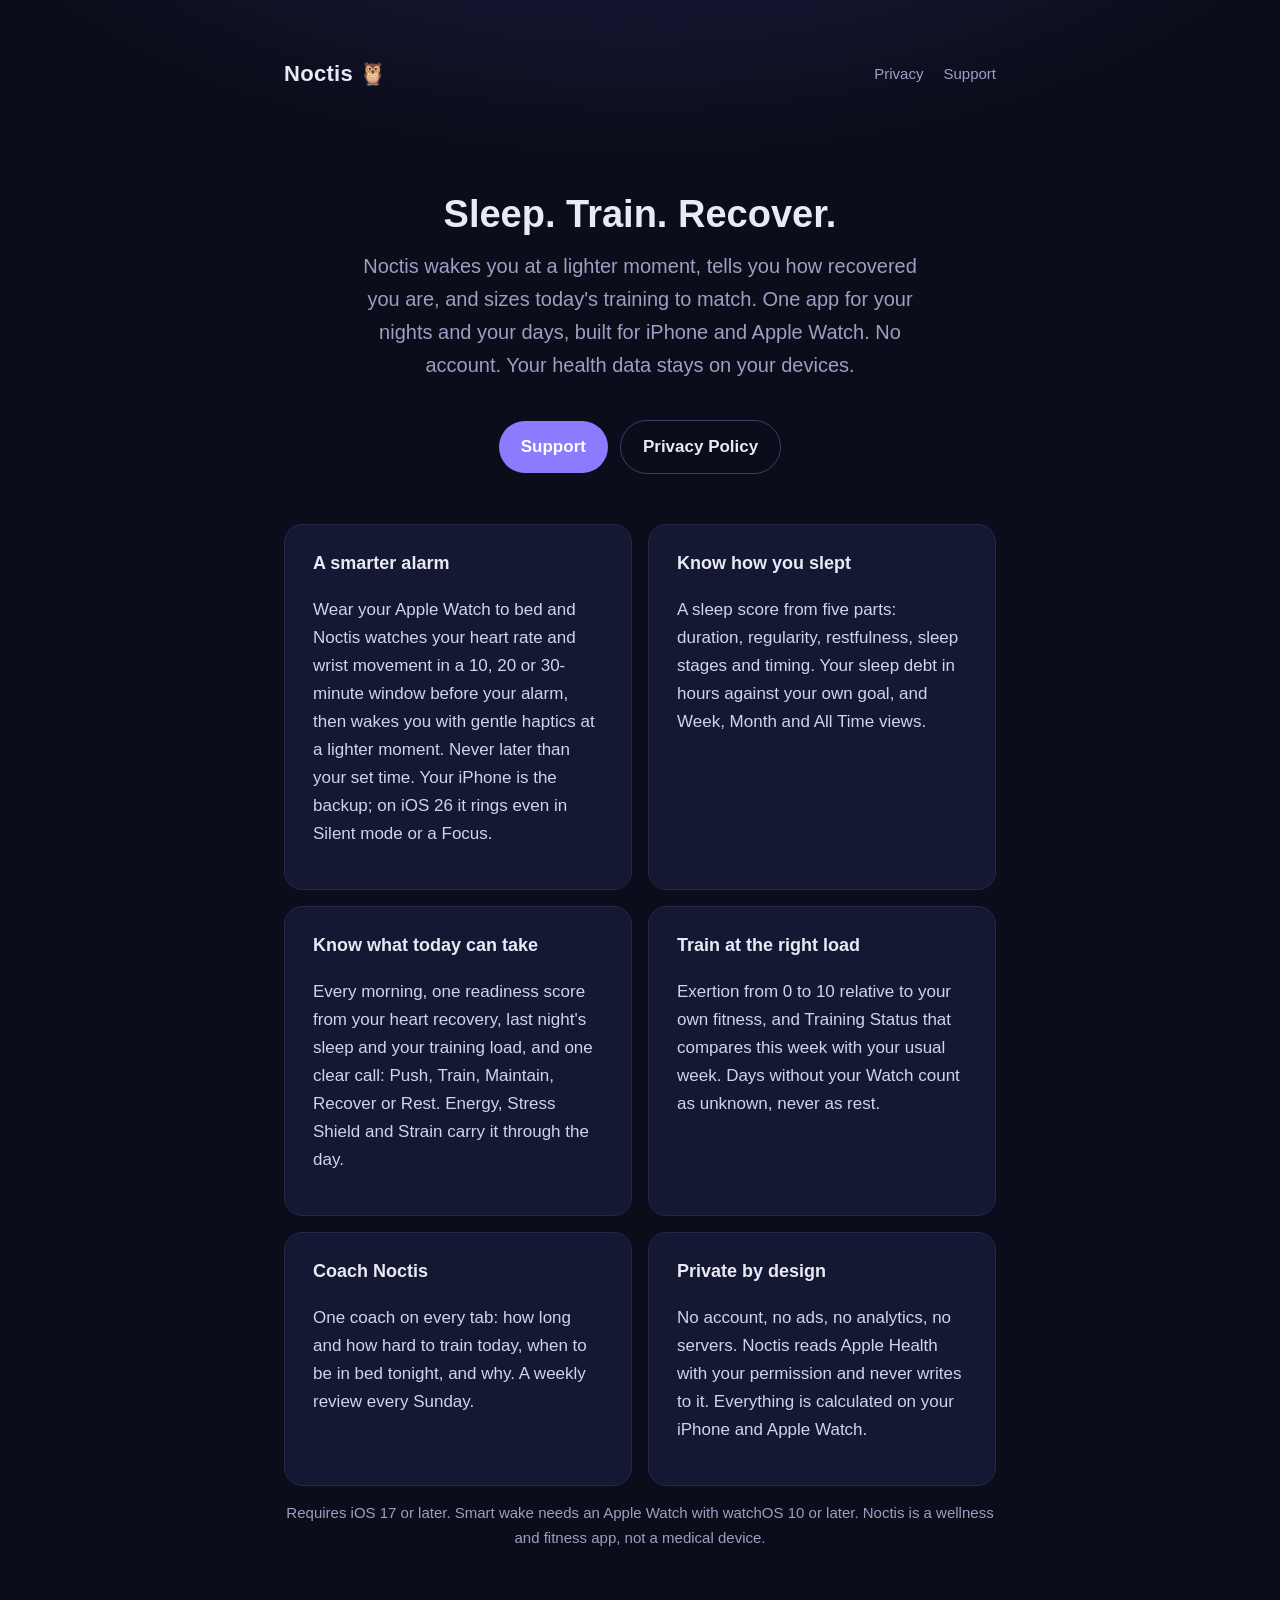
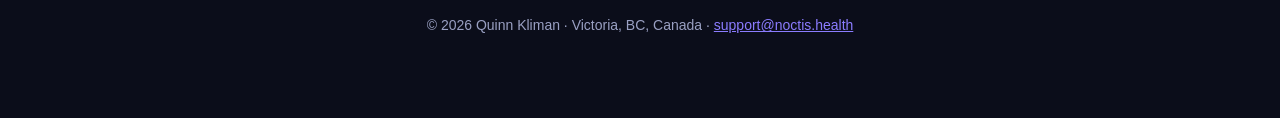
<file: index.html>
<!doctype html><html lang="en"><head><meta charset="utf-8"><meta name="viewport" content="width=device-width,initial-scale=1"><title>Noctis: Sleep. Train. Recover.</title><meta name="description" content="Noctis is a smart alarm and recovery coach for iPhone and Apple Watch: wake at a lighter moment, get one clear call for the day, and train at the right load. No account; your health data stays on your devices."><link rel="stylesheet" href="style.css"></head><body><main>
<header><a class="brand" href="./">Noctis <span>🦉</span></a><nav><a href="privacy.html">Privacy</a><a href="support.html">Support</a></nav></header>
<section class="hero"><h1>Sleep. Train. Recover.</h1><p>Noctis wakes you at a lighter moment, tells you how recovered you are, and sizes today's training to match. One app for your nights and your days, built for iPhone and Apple Watch. No account. Your health data stays on your devices.</p>
<a class="btn" href="support.html">Support</a><a class="btn ghost" href="privacy.html">Privacy Policy</a></section>

<section class="features">
<div class="card"><h3>A smarter alarm</h3><p>Wear your Apple Watch to bed and Noctis watches your heart rate and wrist movement in a 10, 20 or 30-minute window before your alarm, then wakes you with gentle haptics at a lighter moment. Never later than your set time. Your iPhone is the backup; on iOS 26 it rings even in Silent mode or a Focus.</p></div>
<div class="card"><h3>Know how you slept</h3><p>A sleep score from five parts: duration, regularity, restfulness, sleep stages and timing. Your sleep debt in hours against your own goal, and Week, Month and All Time views.</p></div>
<div class="card"><h3>Know what today can take</h3><p>Every morning, one readiness score from your heart recovery, last night's sleep and your training load, and one clear call: Push, Train, Maintain, Recover or Rest. Energy, Stress Shield and Strain carry it through the day.</p></div>
<div class="card"><h3>Train at the right load</h3><p>Exertion from 0 to 10 relative to your own fitness, and Training Status that compares this week with your usual week. Days without your Watch count as unknown, never as rest.</p></div>
<div class="card"><h3>Coach Noctis</h3><p>One coach on every tab: how long and how hard to train today, when to be in bed tonight, and why. A weekly review every Sunday.</p></div>
<div class="card"><h3>Private by design</h3><p>No account, no ads, no analytics, no servers. Noctis reads Apple Health with your permission and never writes to it. Everything is calculated on your iPhone and Apple Watch.</p></div>
</section>

<p class="muted center">Requires iOS 17 or later. Smart wake needs an Apple Watch with watchOS 10 or later. Noctis is a wellness and fitness app, not a medical device.</p>
<footer>© 2026 Quinn Kliman · Victoria, BC, Canada · <a href="mailto:support@noctis.health">support@noctis.health</a></footer>
</main></body></html>
</file>
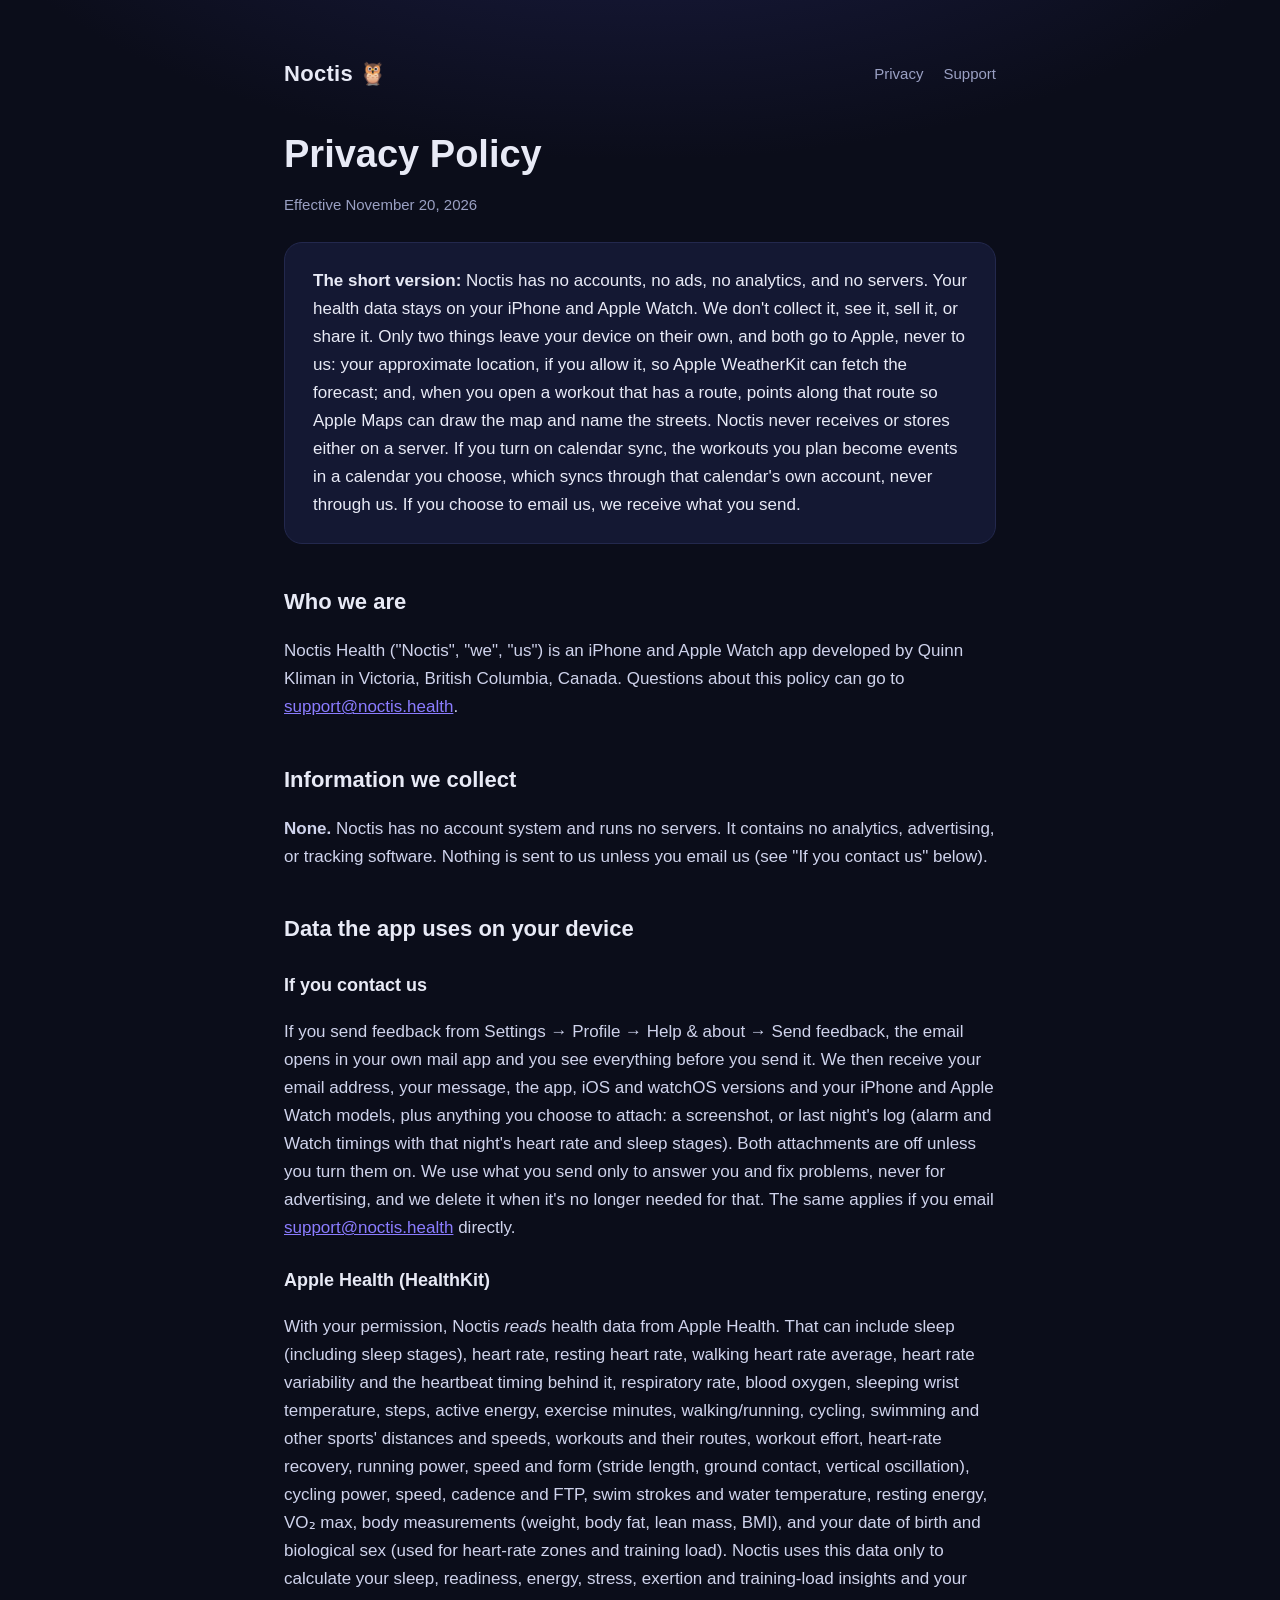
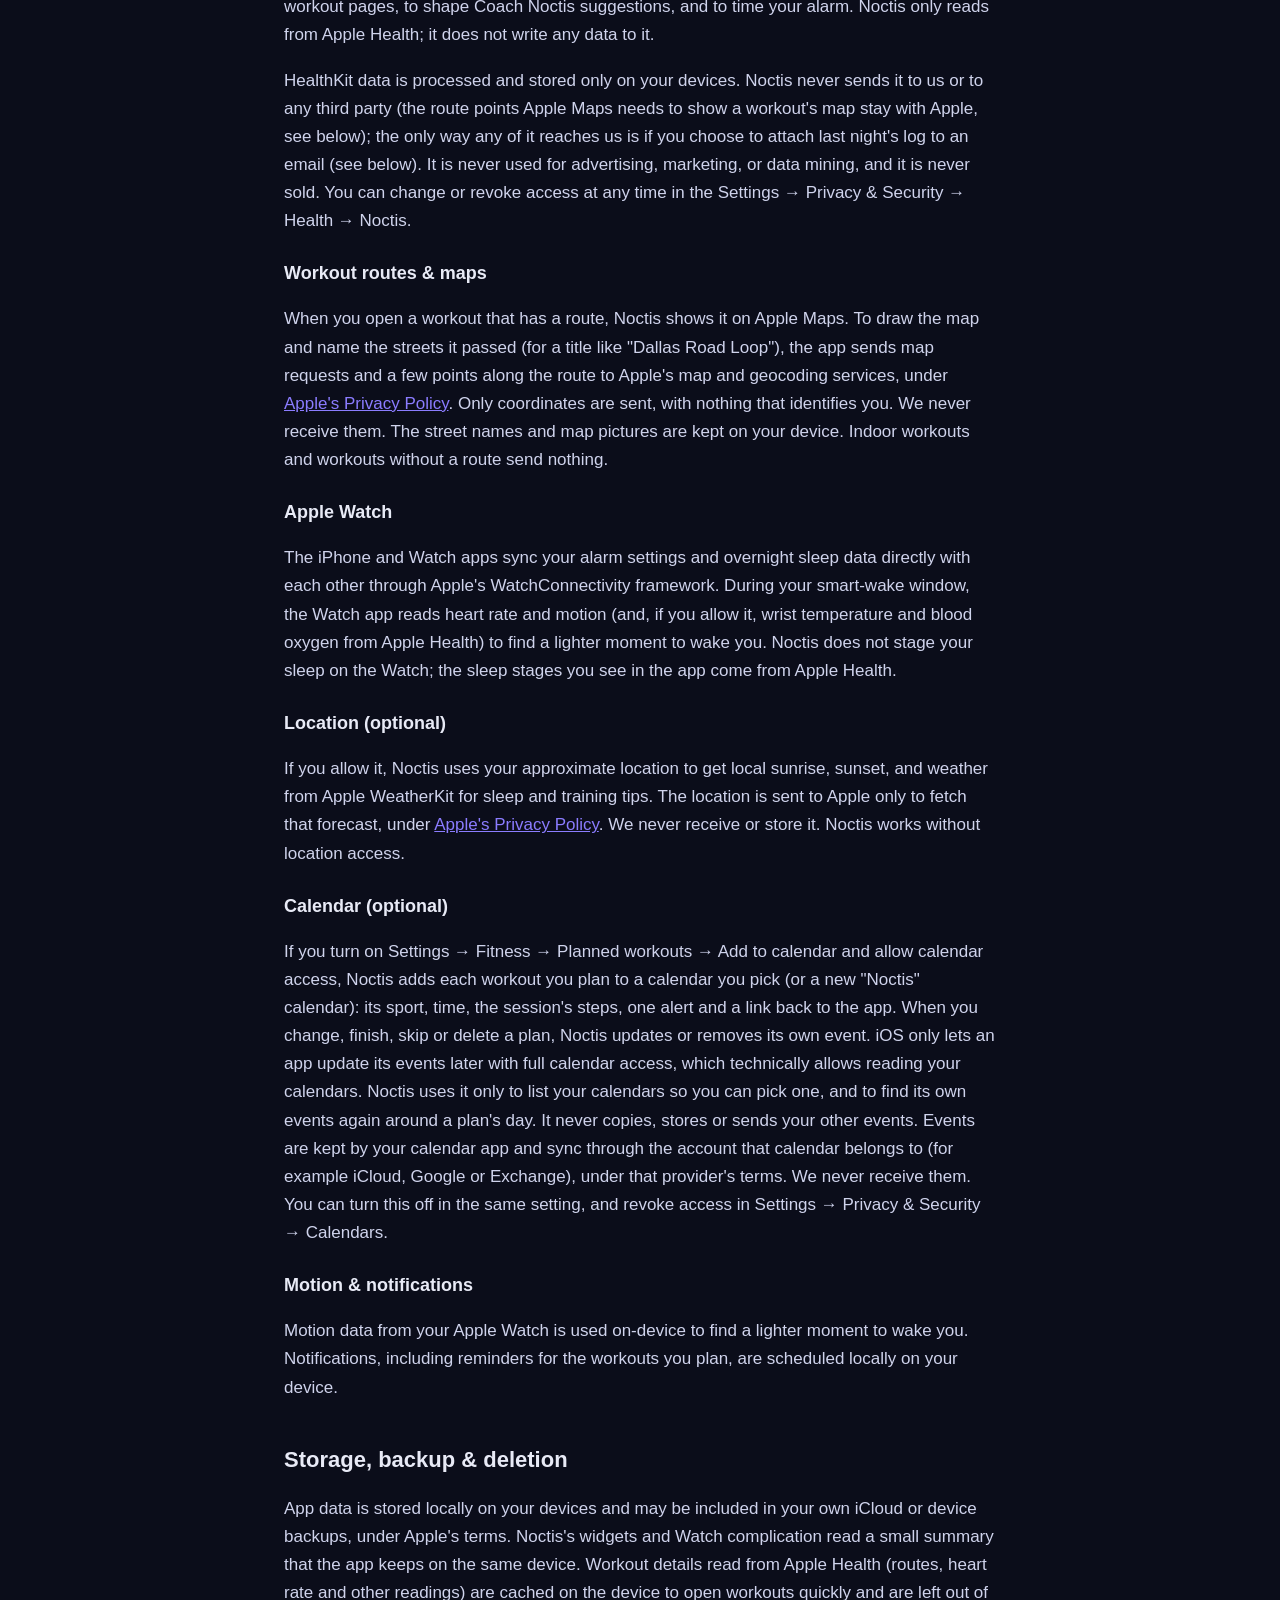
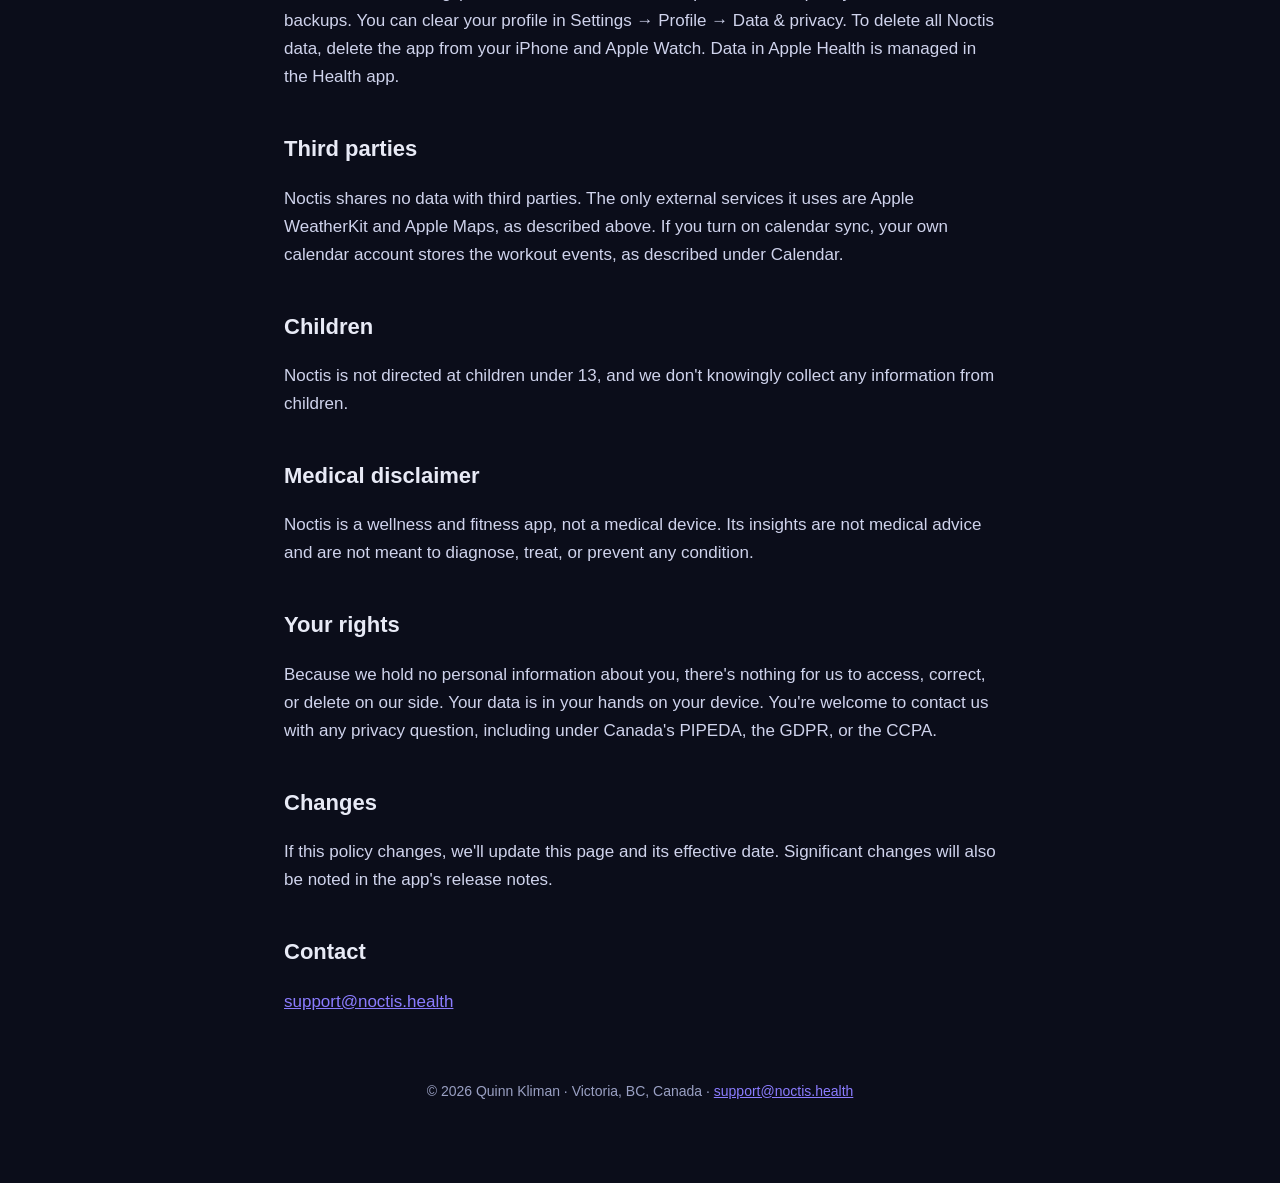
<file: privacy.html>
<!doctype html><html lang="en"><head><meta charset="utf-8"><meta name="viewport" content="width=device-width,initial-scale=1"><title>Privacy Policy · Noctis</title><link rel="stylesheet" href="style.css"></head><body><main>
<header><a class="brand" href="./">Noctis <span>🦉</span></a><nav><a href="privacy.html">Privacy</a><a href="support.html">Support</a></nav></header>
<h1>Privacy Policy</h1>
<p class="muted">Effective November 20, 2026</p>
<div class="card"><strong>The short version:</strong> Noctis has no accounts, no ads, no analytics, and no servers. Your health data stays on your iPhone and Apple Watch. We don't collect it, see it, sell it, or share it. Only two things leave your device on their own, and both go to Apple, never to us: your approximate location, if you allow it, so Apple WeatherKit can fetch the forecast; and, when you open a workout that has a route, points along that route so Apple Maps can draw the map and name the streets. Noctis never receives or stores either on a server. If you turn on calendar sync, the workouts you plan become events in a calendar you choose, which syncs through that calendar's own account, never through us. If you choose to email us, we receive what you send.</div>

<h2>Who we are</h2>
<p>Noctis Health ("Noctis", "we", "us") is an iPhone and Apple Watch app developed by Quinn Kliman in Victoria, British Columbia, Canada. Questions about this policy can go to <a href="mailto:support@noctis.health">support@noctis.health</a>.</p>

<h2>Information we collect</h2>
<p><strong>None.</strong> Noctis has no account system and runs no servers. It contains no analytics, advertising, or tracking software. Nothing is sent to us unless you email us (see "If you contact us" below).</p>

<h2>Data the app uses on your device</h2>
<h3>If you contact us</h3>
<p>If you send feedback from Settings → Profile → Help &amp; about → Send feedback, the email opens in your own mail app and you see everything before you send it. We then receive your email address, your message, the app, iOS and watchOS versions and your iPhone and Apple Watch models, plus anything you choose to attach: a screenshot, or last night's log (alarm and Watch timings with that night's heart rate and sleep stages). Both attachments are off unless you turn them on. We use what you send only to answer you and fix problems, never for advertising, and we delete it when it's no longer needed for that. The same applies if you email <a href="mailto:support@noctis.health">support@noctis.health</a> directly.</p>

<h3>Apple Health (HealthKit)</h3>
<p>With your permission, Noctis <em>reads</em> health data from Apple Health. That can include sleep (including sleep stages), heart rate, resting heart rate, walking heart rate average, heart rate variability and the heartbeat timing behind it, respiratory rate, blood oxygen, sleeping wrist temperature, steps, active energy, exercise minutes, walking/running, cycling, swimming and other sports' distances and speeds, workouts and their routes, workout effort, heart-rate recovery, running power, speed and form (stride length, ground contact, vertical oscillation), cycling power, speed, cadence and FTP, swim strokes and water temperature, resting energy, VO₂ max, body measurements (weight, body fat, lean mass, BMI), and your date of birth and biological sex (used for heart-rate zones and training load). Noctis uses this data only to calculate your sleep, readiness, energy, stress, exertion and training-load insights and your workout pages, to shape Coach Noctis suggestions, and to time your alarm. Noctis only reads from Apple Health; it does not write any data to it.</p>
<p>HealthKit data is processed and stored only on your devices. Noctis never sends it to us or to any third party (the route points Apple Maps needs to show a workout's map stay with Apple, see below); the only way any of it reaches us is if you choose to attach last night's log to an email (see below). It is never used for advertising, marketing, or data mining, and it is never sold. You can change or revoke access at any time in the Settings → Privacy &amp; Security → Health → Noctis.</p>
<h3>Workout routes &amp; maps</h3>
<p>When you open a workout that has a route, Noctis shows it on Apple Maps. To draw the map and name the streets it passed (for a title like "Dallas Road Loop"), the app sends map requests and a few points along the route to Apple's map and geocoding services, under <a href="https://www.apple.com/legal/privacy/">Apple's Privacy Policy</a>. Only coordinates are sent, with nothing that identifies you. We never receive them. The street names and map pictures are kept on your device. Indoor workouts and workouts without a route send nothing.</p>
<h3>Apple Watch</h3>
<p>The iPhone and Watch apps sync your alarm settings and overnight sleep data directly with each other through Apple's WatchConnectivity framework. During your smart-wake window, the Watch app reads heart rate and motion (and, if you allow it, wrist temperature and blood oxygen from Apple Health) to find a lighter moment to wake you. Noctis does not stage your sleep on the Watch; the sleep stages you see in the app come from Apple Health.</p>
<h3>Location (optional)</h3>
<p>If you allow it, Noctis uses your approximate location to get local sunrise, sunset, and weather from Apple WeatherKit for sleep and training tips. The location is sent to Apple only to fetch that forecast, under <a href="https://www.apple.com/legal/privacy/">Apple's Privacy Policy</a>. We never receive or store it. Noctis works without location access.</p>
<h3>Calendar (optional)</h3>
<p>If you turn on Settings → Fitness → Planned workouts → Add to calendar and allow calendar access, Noctis adds each workout you plan to a calendar you pick (or a new "Noctis" calendar): its sport, time, the session's steps, one alert and a link back to the app. When you change, finish, skip or delete a plan, Noctis updates or removes its own event. iOS only lets an app update its events later with full calendar access, which technically allows reading your calendars. Noctis uses it only to list your calendars so you can pick one, and to find its own events again around a plan's day. It never copies, stores or sends your other events. Events are kept by your calendar app and sync through the account that calendar belongs to (for example iCloud, Google or Exchange), under that provider's terms. We never receive them. You can turn this off in the same setting, and revoke access in Settings → Privacy &amp; Security → Calendars.</p>
<h3>Motion &amp; notifications</h3>
<p>Motion data from your Apple Watch is used on-device to find a lighter moment to wake you. Notifications, including reminders for the workouts you plan, are scheduled locally on your device.</p>

<h2>Storage, backup &amp; deletion</h2>
<p>App data is stored locally on your devices and may be included in your own iCloud or device backups, under Apple's terms. Noctis's widgets and Watch complication read a small summary that the app keeps on the same device. Workout details read from Apple Health (routes, heart rate and other readings) are cached on the device to open workouts quickly and are left out of backups. You can clear your profile in Settings → Profile → Data &amp; privacy. To delete all Noctis data, delete the app from your iPhone and Apple Watch. Data in Apple Health is managed in the Health app.</p>

<h2>Third parties</h2>
<p>Noctis shares no data with third parties. The only external services it uses are Apple WeatherKit and Apple Maps, as described above. If you turn on calendar sync, your own calendar account stores the workout events, as described under Calendar.</p>

<h2>Children</h2>
<p>Noctis is not directed at children under 13, and we don't knowingly collect any information from children.</p>

<h2>Medical disclaimer</h2>
<p>Noctis is a wellness and fitness app, not a medical device. Its insights are not medical advice and are not meant to diagnose, treat, or prevent any condition.</p>

<h2>Your rights</h2>
<p>Because we hold no personal information about you, there's nothing for us to access, correct, or delete on our side. Your data is in your hands on your device. You're welcome to contact us with any privacy question, including under Canada's PIPEDA, the GDPR, or the CCPA.</p>

<h2>Changes</h2>
<p>If this policy changes, we'll update this page and its effective date. Significant changes will also be noted in the app's release notes.</p>

<h2>Contact</h2>
<p><a href="mailto:support@noctis.health">support@noctis.health</a></p>
<footer>© 2026 Quinn Kliman · Victoria, BC, Canada · <a href="mailto:support@noctis.health">support@noctis.health</a></footer>
</main></body></html>
</file>
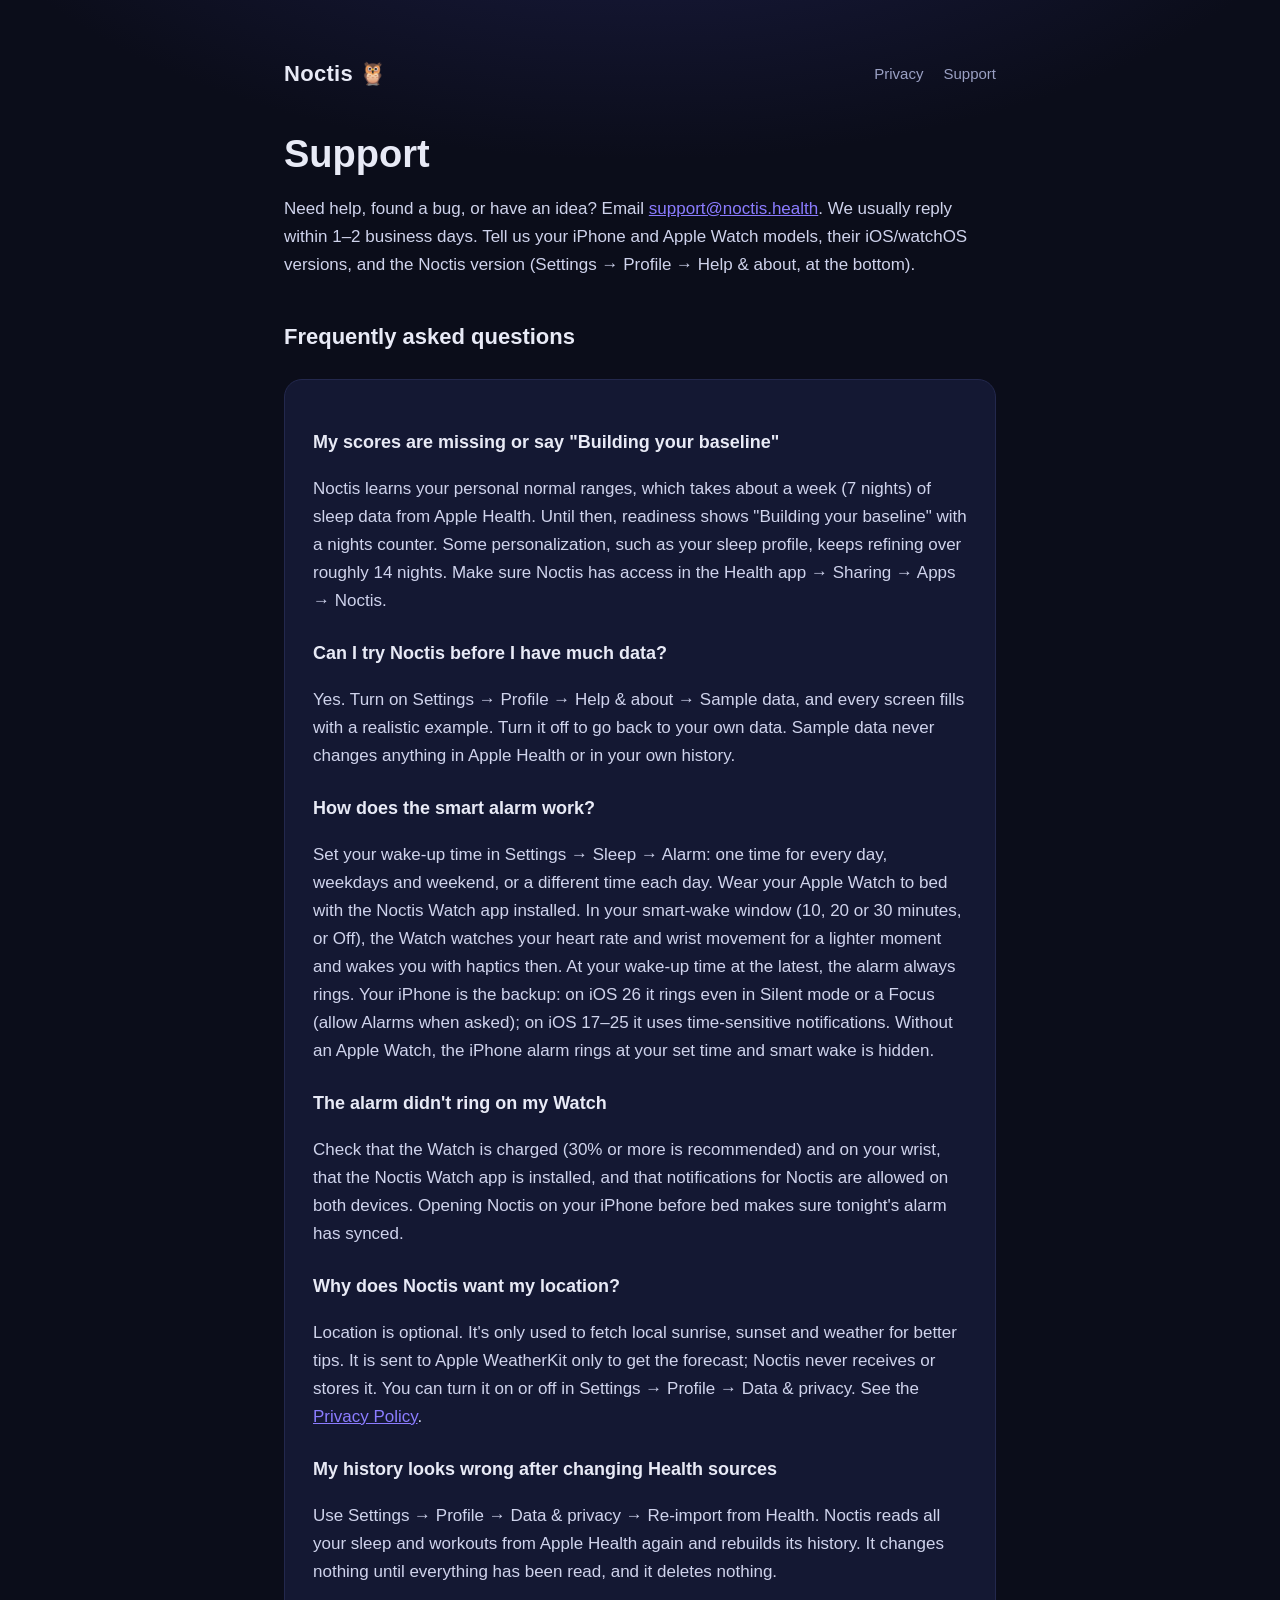
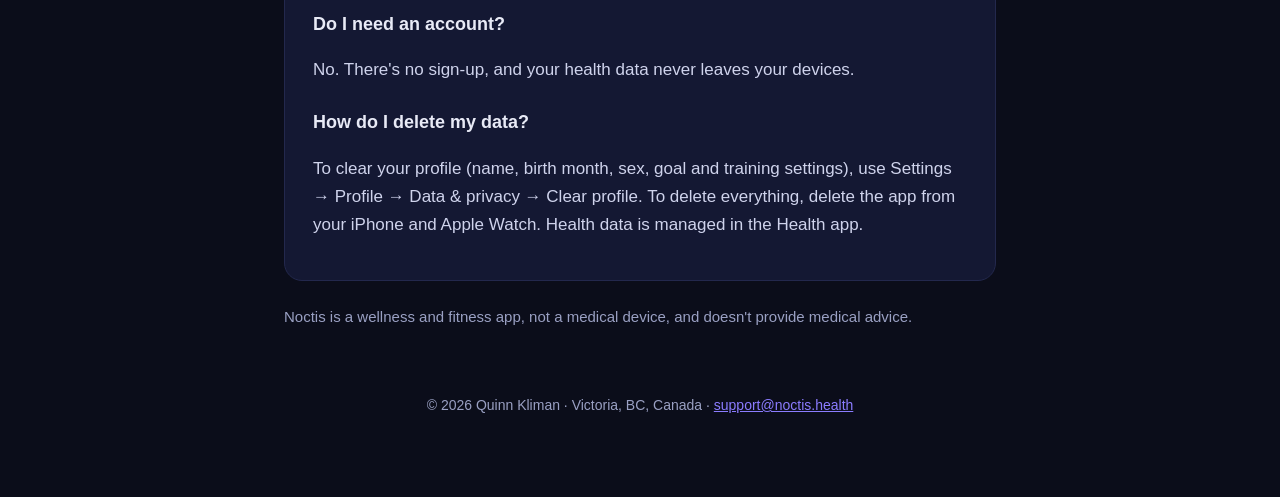
<file: support.html>
<!doctype html><html lang="en"><head><meta charset="utf-8"><meta name="viewport" content="width=device-width,initial-scale=1"><title>Support · Noctis</title><link rel="stylesheet" href="style.css"></head><body><main>
<header><a class="brand" href="./">Noctis <span>🦉</span></a><nav><a href="privacy.html">Privacy</a><a href="support.html">Support</a></nav></header>
<h1>Support</h1>
<p>Need help, found a bug, or have an idea? Email <a href="mailto:support@noctis.health">support@noctis.health</a>. We usually reply within 1–2 business days. Tell us your iPhone and Apple Watch models, their iOS/watchOS versions, and the Noctis version (Settings → Profile → Help &amp; about, at the bottom).</p>

<h2>Frequently asked questions</h2>
<div class="card">
<h3>My scores are missing or say "Building your baseline"</h3>
<p>Noctis learns your personal normal ranges, which takes about a week (7 nights) of sleep data from Apple Health. Until then, readiness shows "Building your baseline" with a nights counter. Some personalization, such as your sleep profile, keeps refining over roughly 14 nights. Make sure Noctis has access in the Health app → Sharing → Apps → Noctis.</p>
<h3>Can I try Noctis before I have much data?</h3>
<p>Yes. Turn on Settings → Profile → Help &amp; about → Sample data, and every screen fills with a realistic example. Turn it off to go back to your own data. Sample data never changes anything in Apple Health or in your own history.</p>
<h3>How does the smart alarm work?</h3>
<p>Set your wake-up time in Settings → Sleep → Alarm: one time for every day, weekdays and weekend, or a different time each day. Wear your Apple Watch to bed with the Noctis Watch app installed. In your smart-wake window (10, 20 or 30 minutes, or Off), the Watch watches your heart rate and wrist movement for a lighter moment and wakes you with haptics then. At your wake-up time at the latest, the alarm always rings. Your iPhone is the backup: on iOS 26 it rings even in Silent mode or a Focus (allow Alarms when asked); on iOS 17–25 it uses time-sensitive notifications. Without an Apple Watch, the iPhone alarm rings at your set time and smart wake is hidden.</p>
<h3>The alarm didn't ring on my Watch</h3>
<p>Check that the Watch is charged (30% or more is recommended) and on your wrist, that the Noctis Watch app is installed, and that notifications for Noctis are allowed on both devices. Opening Noctis on your iPhone before bed makes sure tonight's alarm has synced.</p>
<h3>Why does Noctis want my location?</h3>
<p>Location is optional. It's only used to fetch local sunrise, sunset and weather for better tips. It is sent to Apple WeatherKit only to get the forecast; Noctis never receives or stores it. You can turn it on or off in Settings → Profile → Data &amp; privacy. See the <a href="privacy.html">Privacy Policy</a>.</p>
<h3>My history looks wrong after changing Health sources</h3>
<p>Use Settings → Profile → Data &amp; privacy → Re-import from Health. Noctis reads all your sleep and workouts from Apple Health again and rebuilds its history. It changes nothing until everything has been read, and it deletes nothing.</p>
<h3>Do I need an account?</h3>
<p>No. There's no sign-up, and your health data never leaves your devices.</p>
<h3>How do I delete my data?</h3>
<p>To clear your profile (name, birth month, sex, goal and training settings), use Settings → Profile → Data &amp; privacy → Clear profile. To delete everything, delete the app from your iPhone and Apple Watch. Health data is managed in the Health app.</p>
</div>
<p class="muted">Noctis is a wellness and fitness app, not a medical device, and doesn't provide medical advice.</p>
<footer>© 2026 Quinn Kliman · Victoria, BC, Canada · <a href="mailto:support@noctis.health">support@noctis.health</a></footer>
</main></body></html>
</file>
<file: style.css>
:root{--bg:#0b0d1a;--card:#141833;--text:#e8eaf6;--muted:#9aa0c3;--accent:#8b7cff}
*{box-sizing:border-box}
body{margin:0;background:radial-gradient(1200px 600px at 50% -200px,#1d1f4a 0%,var(--bg) 60%);color:var(--text);font:17px/1.65 -apple-system,BlinkMacSystemFont,"SF Pro Text","Segoe UI",Roboto,sans-serif;min-height:100vh}
main{max-width:760px;margin:0 auto;padding:56px 24px 80px}
header{display:flex;align-items:center;justify-content:space-between;margin-bottom:40px}
.brand{font-weight:700;font-size:22px;letter-spacing:.3px;color:var(--text);text-decoration:none}
.brand span{color:var(--accent)}
nav a{color:var(--muted);text-decoration:none;margin-left:20px;font-size:15px}
nav a:hover{color:var(--text)}
h1{font-size:38px;line-height:1.2;margin:0 0 8px}
h2{font-size:22px;margin:40px 0 8px}
h3{font-size:18px;margin:24px 0 4px}
p,li{color:#cfd3ec}
.muted{color:var(--muted);font-size:15px}
a{color:var(--accent)}
.card{background:var(--card);border:1px solid #23284d;border-radius:18px;padding:24px 28px;margin:24px 0}
.hero{text-align:center;padding:60px 0 20px}
.hero p{font-size:20px;color:var(--muted);max-width:560px;margin:12px auto 32px}
.btn{display:inline-block;background:var(--accent);color:#fff;text-decoration:none;padding:12px 22px;border-radius:999px;font-weight:600;margin:6px}
.btn.ghost{background:transparent;border:1px solid #3a3f6e;color:var(--text)}
footer{margin-top:64px;color:var(--muted);font-size:14px;text-align:center}
.features{display:grid;grid-template-columns:repeat(auto-fit,minmax(300px,1fr));gap:16px;margin-top:24px}
.features .card{margin:0}
.features h3{margin-top:0}
.center{text-align:center}
</file>
